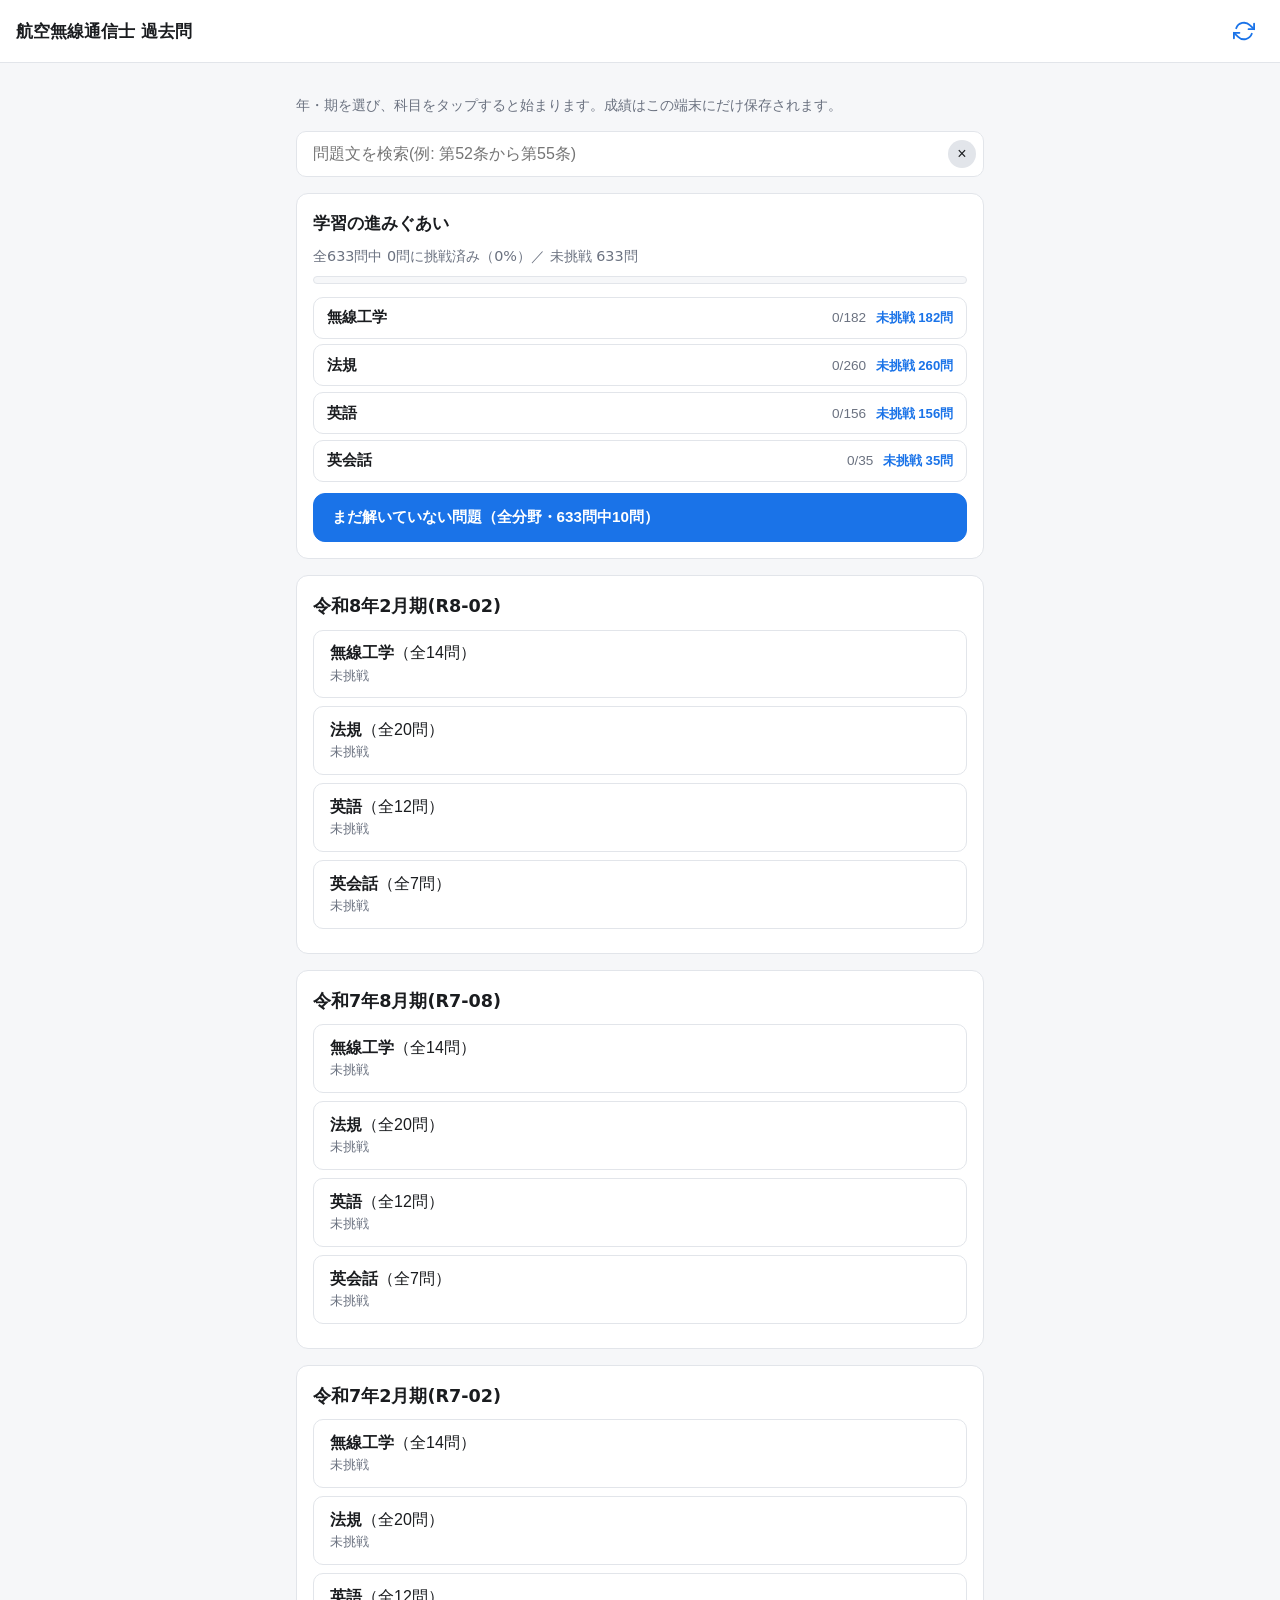
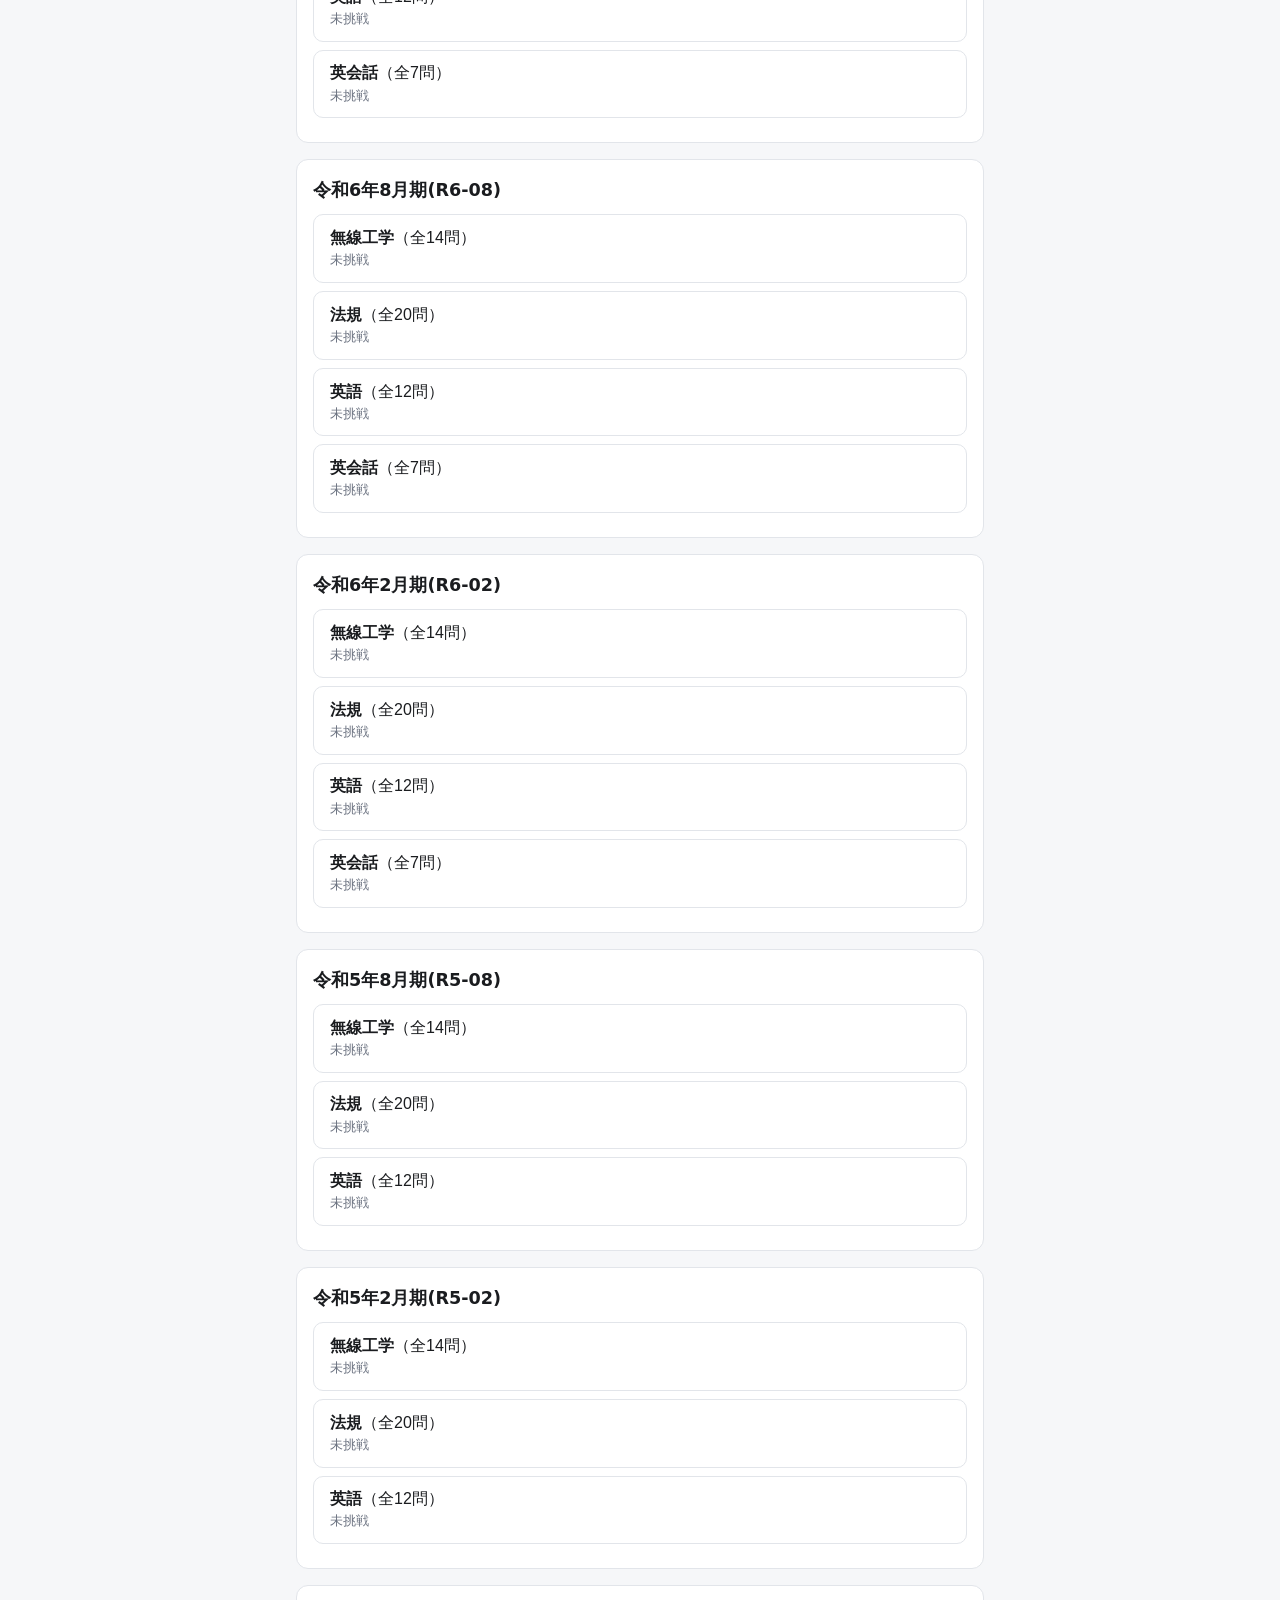
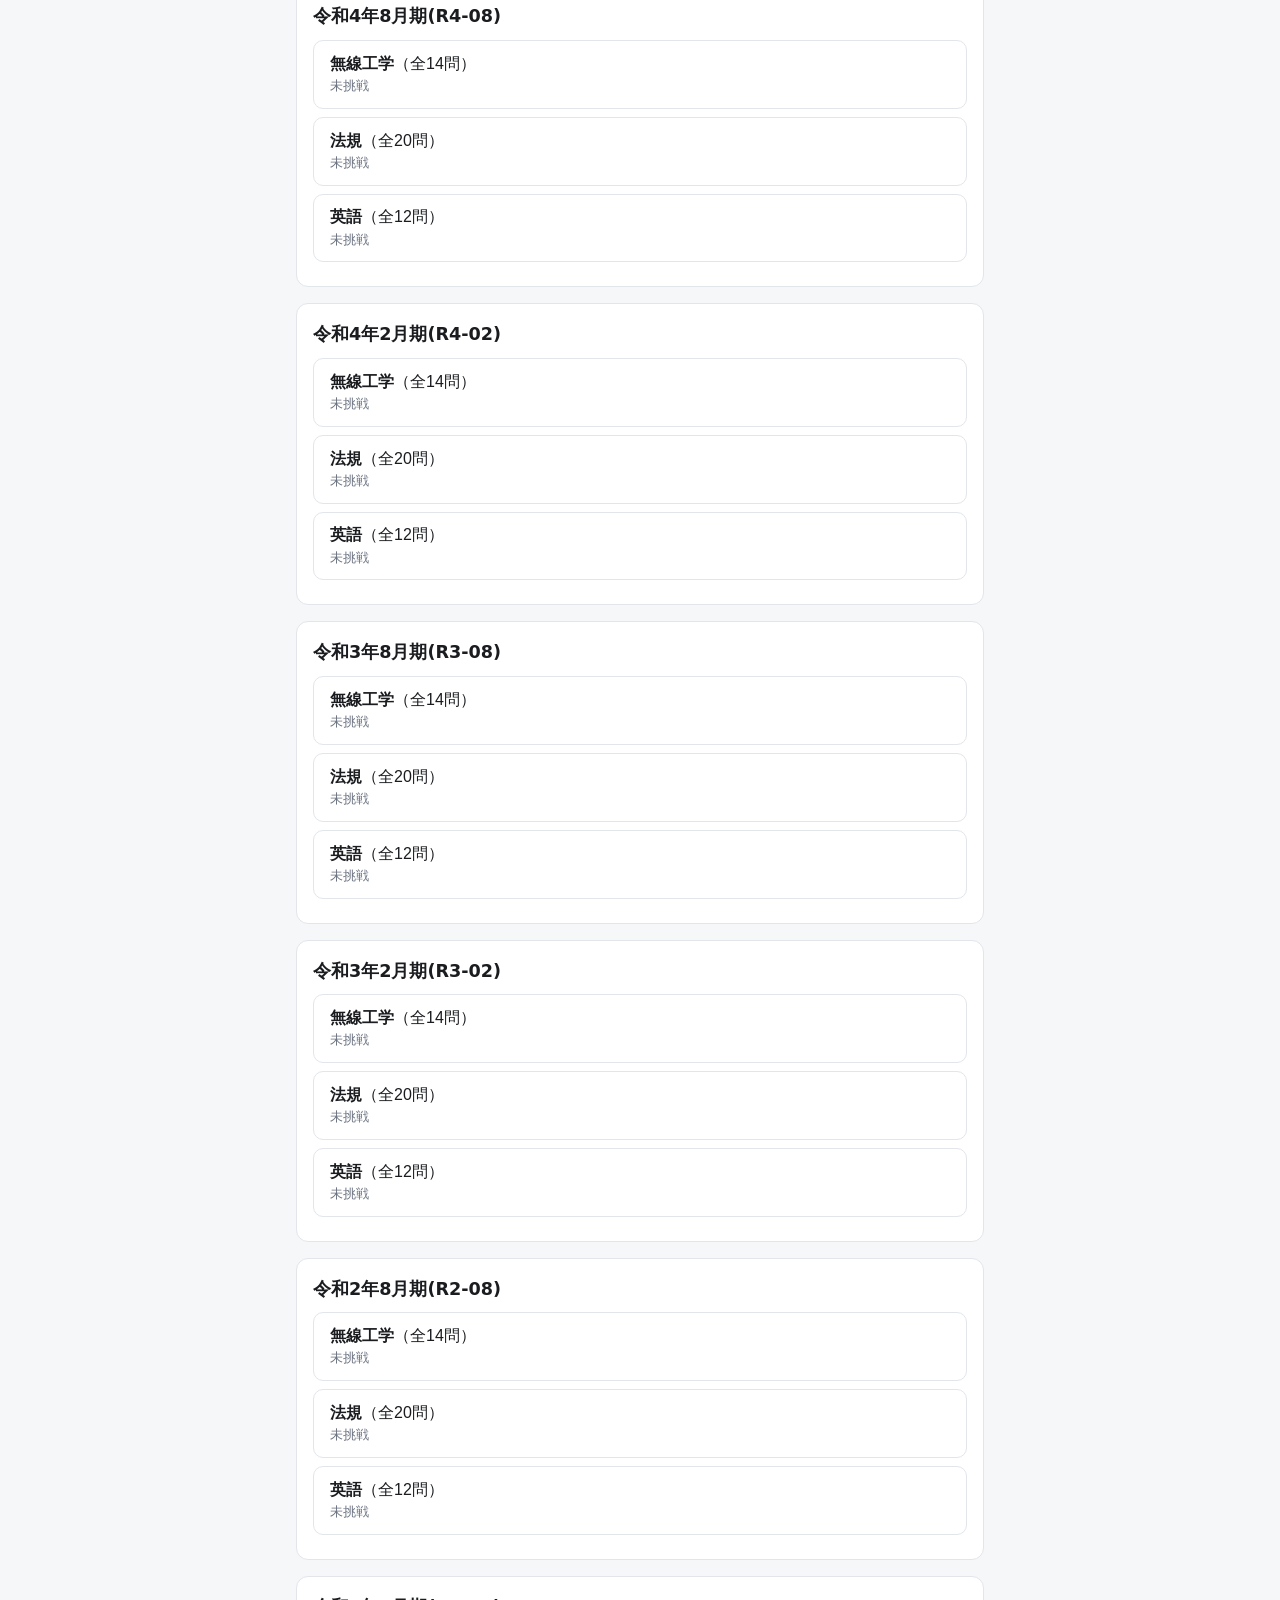
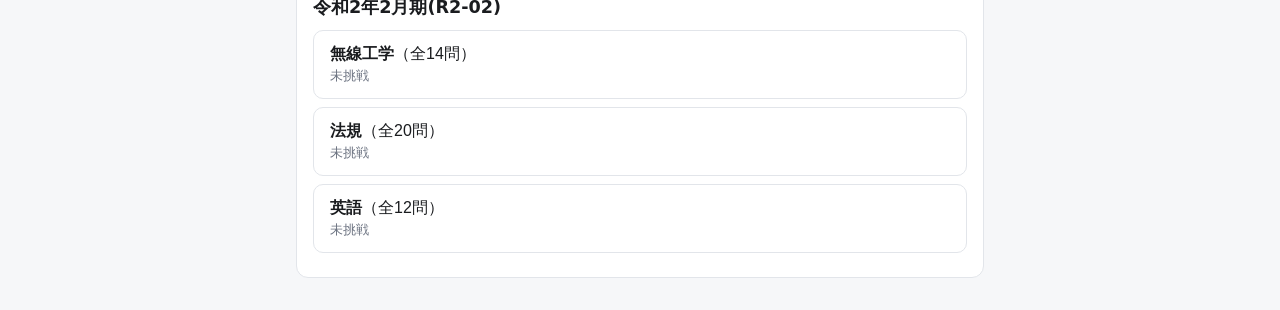
<file: index.html>
<!doctype html>
<html lang="ja">
<head>
  <meta charset="utf-8">
  <meta name="viewport" content="width=device-width, initial-scale=1, viewport-fit=cover">
  <title>航空無線通信士 過去問</title>
  <link rel="stylesheet" href="style.css">
</head>
<body>
  <header>
    <h1>航空無線通信士 過去問</h1>
    <button id="home-btn" class="link-btn" hidden>← 科目選択にもどる</button>
    <button id="sync-btn" class="icon-btn" title="端末間で同期" aria-label="端末間で同期">
      <svg viewBox="0 0 24 24" width="22" height="22" fill="none" stroke="currentColor"
           stroke-width="2" stroke-linecap="round" stroke-linejoin="round" aria-hidden="true">
        <polyline points="23 4 23 10 17 10"></polyline>
        <polyline points="1 20 1 14 7 14"></polyline>
        <path d="M3.51 9a9 9 0 0 1 14.85-3.36L23 10M1 14l4.64 4.36A9 9 0 0 0 20.49 15"></path>
      </svg>
    </button>
  </header>

  <!-- 選択画面 -->
  <section id="screen-select" class="screen">
    <p class="hint">年・期を選び、科目をタップすると始まります。成績はこの端末にだけ保存されます。</p>
    <div id="search-box">
      <input type="search" id="search-input" placeholder="問題文を検索(例: 第52条から第55条)" autocomplete="off">
      <button id="search-clear-btn" type="button" title="検索をクリア" aria-label="検索をクリア" hidden>×</button>
    </div>
    <div id="search-results" hidden></div>
    <div id="exam-list"></div>
  </section>

  <!-- よく間違える問題ランキング -->
  <section id="screen-ranking" class="screen" hidden>
    <h2 class="ranking-title">よく間違える問題</h2>
    <p class="hint">通算で間違えた回数が多い順です。タップすると正解まで表示します。</p>
    <div id="ranking-list"></div>
  </section>

  <!-- 端末間の同期 -->
  <section id="screen-sync" class="screen" hidden>
    <h2 class="ranking-title">端末間で同期</h2>
    <p class="hint">成績はサーバーに送りません。コードをコピーして、もう一方の端末に貼り付けます。取り込みは常に「合体」なので、既存の記録が消えることはありません。</p>

    <div class="sync-block">
      <h3>1. この端末のコードを渡す</h3>
      <div id="sync-export-info" class="sync-info"></div>
      <textarea id="sync-export" class="sync-text" readonly rows="4"></textarea>
      <button id="sync-copy-btn" class="primary sync-btn">コードをコピー</button>
      <div id="sync-copy-msg" class="sync-msg"></div>
    </div>

    <div class="sync-block">
      <h3>2. もう一方の端末のコードを取り込む</h3>
      <textarea id="sync-import" class="sync-text" rows="4" placeholder="ここにコードを貼り付け" autocomplete="off"></textarea>
      <button id="sync-import-btn" class="primary sync-btn">取り込む</button>
      <div id="sync-import-msg" class="sync-msg"></div>
    </div>
  </section>

  <!-- 出題画面 -->
  <section id="screen-quiz" class="screen" hidden>
    <div id="quiz-meta"></div>
    <div id="progress"></div>
    <article id="question"></article>
    <nav id="quiz-nav">
      <button id="prev-btn">← 前へ</button>
      <button id="next-btn">次へ →</button>
      <button id="grade-btn" class="primary" hidden>採点する</button>
    </nav>
  </section>

  <!-- 結果画面 -->
  <section id="screen-result" class="screen" hidden>
    <div id="result-summary"></div>
    <h2>誤答の見直し</h2>
    <div id="wrong-list"></div>
    <button id="result-home-btn" class="primary">科目選択にもどる</button>
  </section>

  <script type="module" src="app.js"></script>
</body>
</html>
</file>
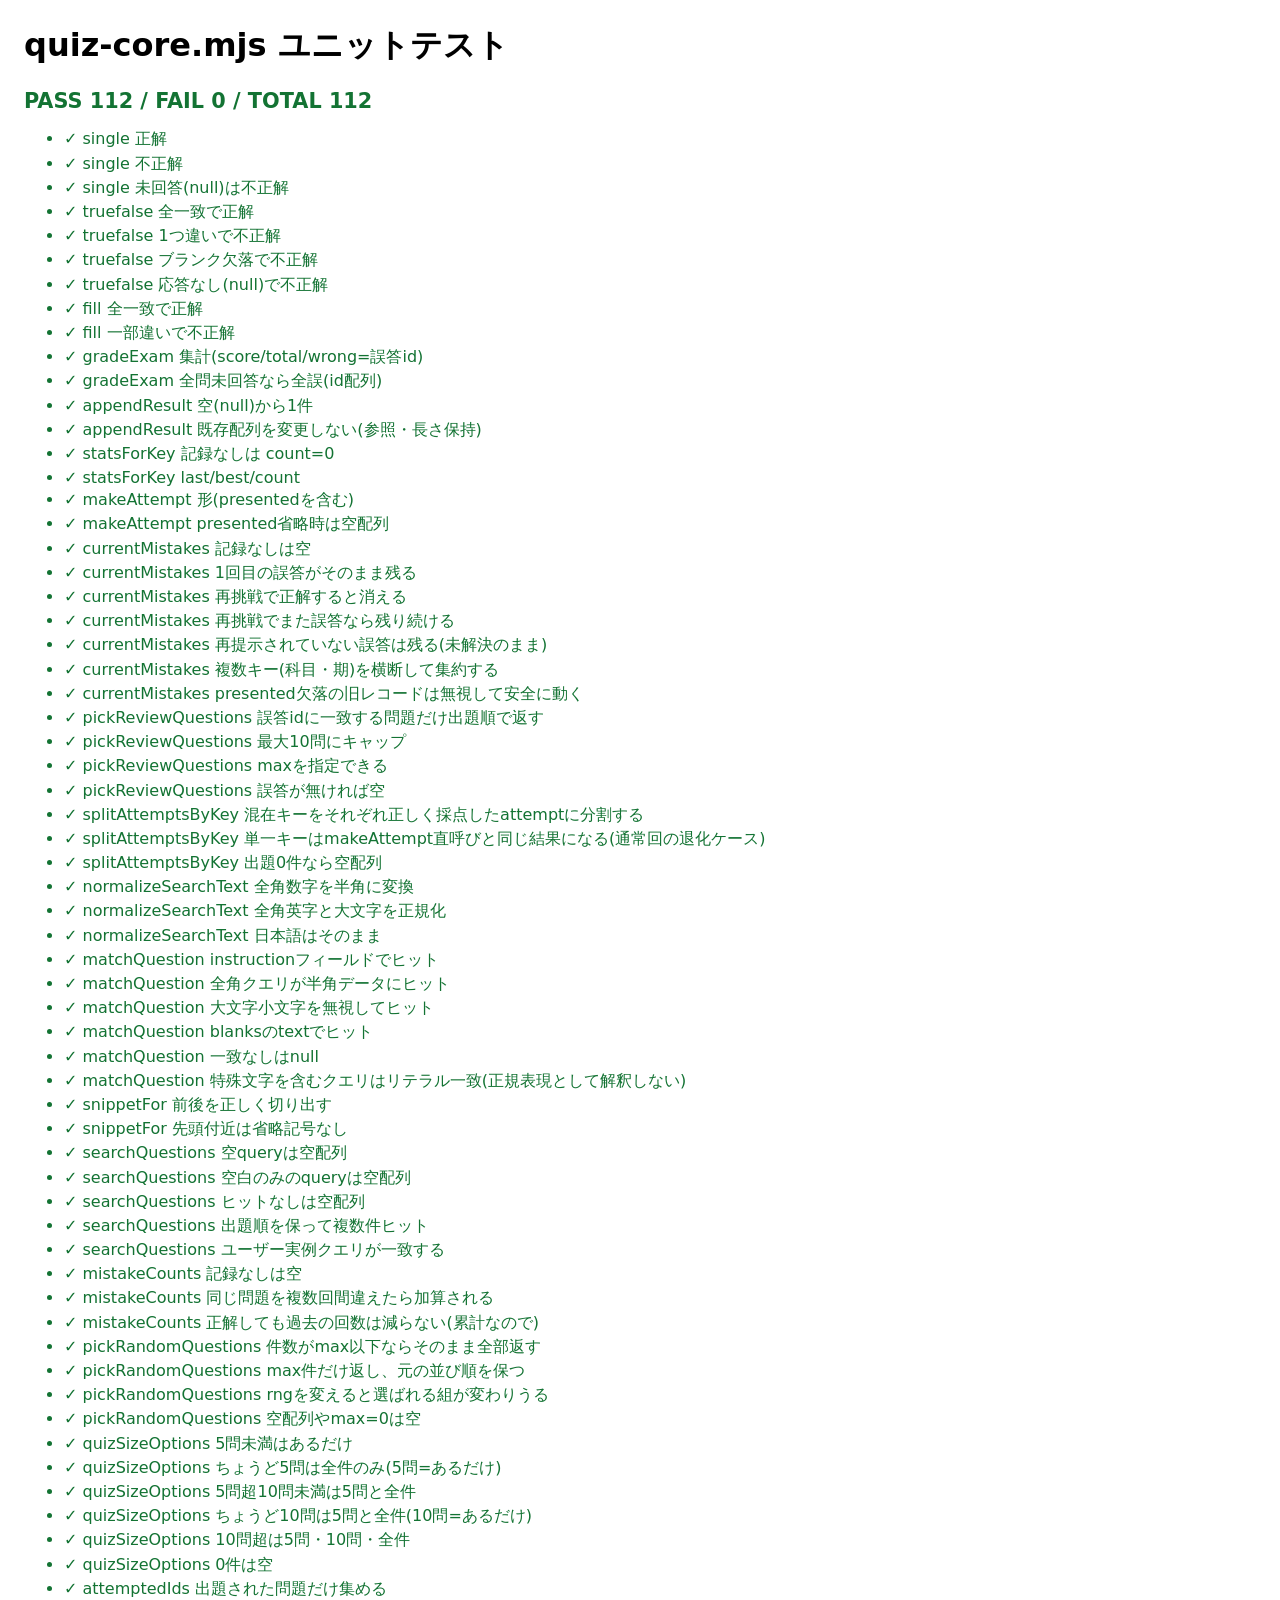
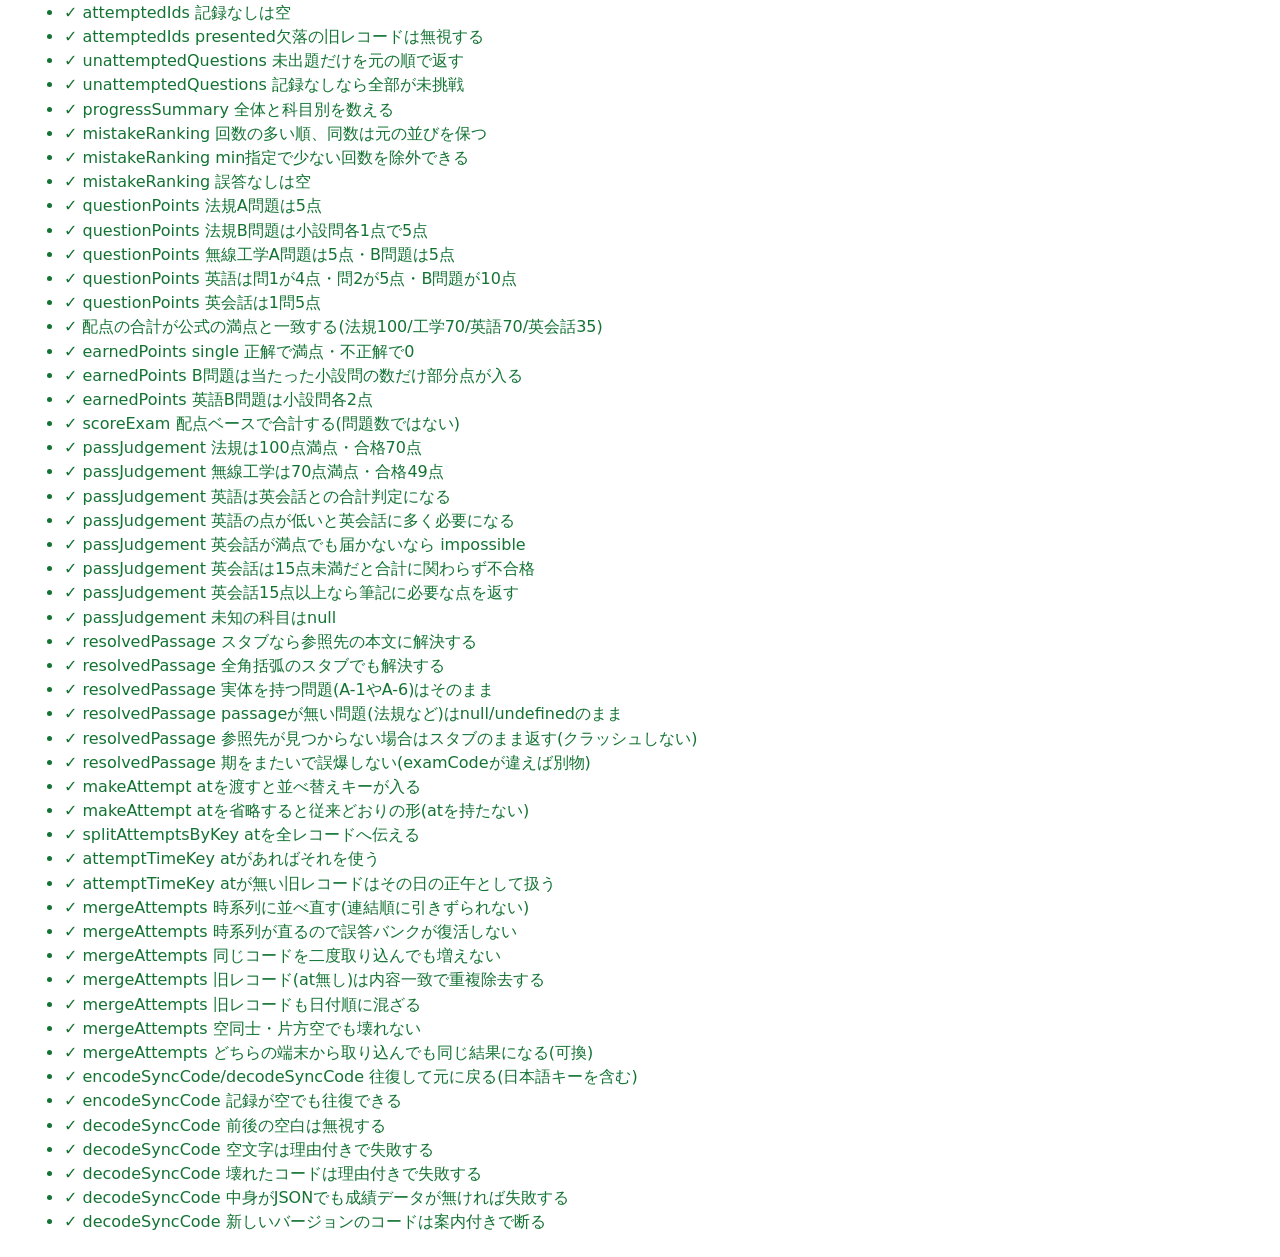
<file: tests/run-tests.html>
<!doctype html>
<html lang="ja">
<head>
  <meta charset="utf-8">
  <title>quiz-core tests</title>
  <style>
    body { font-family: system-ui, sans-serif; margin: 1.5rem; }
    .ok { color: #137333; } .ng { color: #c5221f; font-weight: 700; }
    #summary { font-size: 1.3rem; font-weight: 700; margin-bottom: 1rem; }
    li { margin: .2rem 0; }
  </style>
</head>
<body>
  <h1>quiz-core.mjs ユニットテスト</h1>
  <div id="summary">running…</div>
  <ul id="list"></ul>
  <script type="module">
    import { runTests } from './quiz-core.test.mjs';
    const results = runTests();
    const pass = results.filter(r => r.ok).length;
    const fail = results.length - pass;
    const summary = `PASS ${pass} / FAIL ${fail} / TOTAL ${results.length}`;
    document.getElementById('summary').textContent = summary;
    document.getElementById('summary').className = fail === 0 ? 'ok' : 'ng';
    const ul = document.getElementById('list');
    for (const r of results) {
      const li = document.createElement('li');
      li.className = r.ok ? 'ok' : 'ng';
      li.textContent = (r.ok ? '✓ ' : '✗ ') + r.name + (r.ok ? '' : ' — ' + r.msg);
      ul.appendChild(li);
    }
    // 機械判定用に window とタイトルへも出す
    window.__TEST_RESULT__ = { pass, fail, total: results.length, results };
    document.title = fail === 0 ? `PASS ${pass}/${results.length}` : `FAIL ${fail}/${results.length}`;
    console.log('[TESTS] ' + summary);
    results.filter(r => !r.ok).forEach(r => console.error('[FAIL] ' + r.name + ' — ' + r.msg));
  </script>
</body>
</html>
</file>
<file: style.css>
:root {
  --bg: #f6f7f9; --card: #ffffff; --ink: #1a1c1f; --muted: #6b7280;
  --line: #e2e5ea; --accent: #1a73e8; --ok: #137333; --ng: #c5221f;
  --pick: #e8f0fe;
}
@media (prefers-color-scheme: dark) {
  :root {
    --bg: #14161a; --card: #1e2127; --ink: #e8eaed; --muted: #9aa0a6;
    --line: #2c2f36; --accent: #8ab4f8; --ok: #81c995; --ng: #f28b82;
    --pick: #223049;
  }
}
* { box-sizing: border-box; }
body {
  margin: 0; background: var(--bg); color: var(--ink);
  font-family: system-ui, "Hiragino Sans", "Noto Sans JP", sans-serif;
  line-height: 1.6; -webkit-text-size-adjust: 100%;
}
header {
  position: sticky; top: 0; background: var(--card); border-bottom: 1px solid var(--line);
  padding: .7rem 1rem; display: flex; align-items: center; gap: 1rem;
}
header h1 { font-size: 1.05rem; margin: 0; }
.link-btn { background: none; border: none; color: var(--accent); cursor: pointer; font-size: .9rem; }
/* 同期アイコン(ヘッダー右端) */
.icon-btn {
  margin-left: auto; display: inline-flex; align-items: center; justify-content: center;
  width: 40px; height: 40px; padding: 0; flex: none;
  background: none; border: none; border-radius: 10px;
  color: var(--accent); cursor: pointer;
}
.icon-btn:hover { background: var(--pick); }
.icon-btn:active { transform: scale(.92); }
.screen { max-width: 720px; margin: 0 auto; padding: 1rem; }
.hint { color: var(--muted); font-size: .9rem; }

/* 選択画面 */
.exam-card { background: var(--card); border: 1px solid var(--line); border-radius: 12px; padding: 1rem; margin-bottom: 1rem; }
.exam-card h2 { margin: 0 0 .6rem; font-size: 1.1rem; }
.subject-btn {
  display: block; width: 100%; text-align: left; background: var(--card);
  border: 1px solid var(--line); border-radius: 10px; padding: .8rem 1rem; margin: .5rem 0;
  color: var(--ink); cursor: pointer; font-size: 1rem;
}
.subject-btn:hover { border-color: var(--accent); }
.subject-btn .name { font-weight: 700; }
.subject-btn .stats { display: block; color: var(--muted); font-size: .8rem; margin-top: .2rem; }
.mistake-review-btn {
  display: block; width: 100%; text-align: left; margin: 0 0 .6rem; padding: .8rem 1.1rem;
  background: transparent; border: 1.5px dashed #d9730d; border-radius: 12px;
  color: #d9730d; font-size: .95rem; font-weight: 700; cursor: pointer;
}
.mistake-review-btn:hover { background: rgba(217, 115, 13, 0.08); }
/* 科目別の誤答バンク: 横1列に等分割 */
.mistake-subject-row { display: flex; gap: .4rem; margin: 0 0 .6rem; }
.mistake-subject-btn {
  flex: 1 1 0; min-width: 0; display: flex; flex-direction: column; align-items: center; gap: .1rem;
  padding: .5rem .2rem; background: transparent; border: 1.5px dashed #d9730d; border-radius: 10px;
  color: #d9730d; cursor: pointer;
}
.mistake-subject-btn:hover { background: rgba(217, 115, 13, 0.08); }
.mistake-subject-btn .ms-name { font-size: .78rem; font-weight: 700; white-space: nowrap; }
.mistake-subject-btn .ms-count { font-size: .72rem; opacity: .85; }
@media (prefers-color-scheme: dark) {
  .mistake-review-btn { color: #e8894a; border-color: #e8894a; }
  .mistake-review-btn:hover { background: rgba(232, 137, 74, 0.12); }
  .mistake-subject-btn { color: #e8894a; border-color: #e8894a; }
  .mistake-subject-btn:hover { background: rgba(232, 137, 74, 0.12); }
}

/* 学習の進みぐあい */
.progress-card { background: var(--card); border: 1px solid var(--line); border-radius: 12px; padding: 1rem; margin-bottom: 1rem; }
.progress-card h2 { margin: 0 0 .5rem; font-size: 1.05rem; }
.progress-line { font-size: .9rem; color: var(--muted); }
.progress-bar { height: 8px; background: var(--bg); border: 1px solid var(--line); border-radius: 999px; overflow: hidden; margin: .5rem 0 .8rem; }
.progress-bar span { display: block; height: 100%; background: var(--accent); }
.progress-row {
  display: flex; align-items: baseline; gap: .6rem; width: 100%; text-align: left;
  background: var(--card); border: 1px solid var(--line); border-radius: 10px;
  padding: .6rem .8rem; margin: .35rem 0; color: var(--ink); cursor: pointer; font-size: .95rem;
}
.progress-row:hover:not(:disabled) { border-color: var(--accent); }
.progress-row:disabled { opacity: .5; cursor: default; }
.progress-row .ps-name { font-weight: 700; flex: 1; }
.progress-row .ps-count { color: var(--muted); font-size: .85rem; }
.progress-row .ps-rest { color: var(--accent); font-size: .82rem; font-weight: 700; }
.progress-row:disabled .ps-rest { color: var(--ok); }
.fresh-quiz-btn {
  display: block; width: 100%; text-align: left; margin: .7rem 0 0; padding: .8rem 1.1rem;
  background: var(--accent); border: 1.5px solid var(--accent); border-radius: 12px;
  color: #fff; font-size: .95rem; font-weight: 700; cursor: pointer;
}
.ranking-entry-btn {
  display: block; width: 100%; text-align: left; margin: 0 0 .6rem; padding: .8rem 1.1rem;
  background: transparent; border: 1.5px dashed var(--muted); border-radius: 12px;
  color: var(--ink); font-size: .95rem; font-weight: 700; cursor: pointer;
}
.ranking-entry-btn:hover { border-color: var(--accent); color: var(--accent); }
.ranking-title { margin: 0 0 .3rem; font-size: 1.1rem; }

/* 端末間の同期 */
.sync-block { background: var(--card); border: 1px solid var(--line); border-radius: 12px; padding: 1rem; margin-bottom: 1rem; }
.sync-block h3 { margin: 0 0 .5rem; font-size: 1rem; }
.sync-info { color: var(--muted); font-size: .82rem; margin-bottom: .4rem; }
.sync-text {
  width: 100%; padding: .7rem; border-radius: 10px; border: 1px solid var(--line);
  background: var(--bg); color: var(--ink); font-size: .8rem; font-family: ui-monospace, monospace;
  word-break: break-all; resize: vertical;
}
.sync-btn { width: 100%; padding: .8rem; border-radius: 10px; margin-top: .6rem; cursor: pointer; font-size: 1rem; }
.sync-msg { font-size: .85rem; margin-top: .5rem; min-height: 1.2em; color: var(--muted); }
.sync-msg.ok { color: var(--ok); font-weight: 700; }
.sync-msg.ng { color: var(--ng); font-weight: 700; }

/* 合格判定 */
.pass-line { margin-top: .7rem; padding: .6rem .8rem; border-radius: 10px; background: var(--bg); border: 1px solid var(--line); font-size: .85rem; line-height: 1.7; }
.pass-line b { font-size: 1.1rem; }
.pass-line.ok { border-color: var(--ok); color: var(--ok); }
.pass-line.ng { border-color: var(--ng); color: var(--ng); }

/* 検索 */
#search-box { position: relative; margin-bottom: 1rem; }
#search-input {
  width: 100%; padding: .8rem 2.6rem .8rem 1rem; border-radius: 10px; border: 1px solid var(--line);
  background: var(--card); color: var(--ink); font-size: 1rem;
}
#search-input:focus { outline: none; border-color: var(--accent); }
/* 端末ごとに見た目が違う標準の×は隠し、自前のボタンに統一する */
#search-input::-webkit-search-cancel-button { -webkit-appearance: none; appearance: none; }
#search-clear-btn {
  position: absolute; top: 50%; right: .5rem; transform: translateY(-50%);
  display: flex; align-items: center; justify-content: center;
  width: 28px; height: 28px; padding: 0; line-height: 1;
  background: var(--line); border: none; border-radius: 999px;
  color: var(--ink); font-size: 1rem; cursor: pointer;
}
#search-clear-btn:hover { background: var(--accent); color: #fff; }
#search-results { margin-bottom: 1rem; }
.search-result-count { color: var(--muted); font-size: .85rem; margin-bottom: .6rem; }
.search-quiz-bar { display: flex; flex-wrap: wrap; gap: .5rem; margin-bottom: .8rem; }
.search-quiz-btn {
  flex: 1 1 auto; padding: .7rem 1rem; border-radius: 10px;
  border: 1.5px solid var(--accent); background: transparent; color: var(--accent);
  font-size: .9rem; font-weight: 700; cursor: pointer; white-space: nowrap;
}
.search-quiz-btn:hover { background: var(--pick); }
.search-no-results { color: var(--muted); text-align: center; padding: 1.5rem; }
.search-result { background: var(--card); border: 1px solid var(--line); border-radius: 10px; padding: .8rem 1rem; margin: .6rem 0; }
.search-result-summary { cursor: pointer; }
.search-result-summary:hover .snippet { color: var(--accent); }
.search-result .snippet { margin-top: .4rem; font-size: .9rem; white-space: pre-wrap; }
.search-result mark { background: var(--pick); color: var(--ink); border-radius: 3px; padding: 0 .1rem; }
.search-result-detail { margin-top: .8rem; padding-top: .8rem; border-top: 1px solid var(--line); }
.search-result-detail .correct { color: var(--ok); }
.search-result-detail .explanation { font-size: .9rem; color: var(--muted); margin-top: .5rem; }

/* 出題画面 */
#quiz-meta { color: var(--muted); font-size: .85rem; }
#progress { font-size: .85rem; color: var(--muted); margin: .3rem 0 .8rem; }
#question { background: var(--card); border: 1px solid var(--line); border-radius: 12px; padding: 1rem; }
.q-no { font-weight: 700; color: var(--accent); }
.prev-wrong-badge { display: inline-block; margin-left: .6rem; padding: .1rem .5rem; font-size: .72rem; font-weight: 700; color: #fff; background: #d9730d; border-radius: 999px; vertical-align: middle; }
@media (prefers-color-scheme: dark) { .prev-wrong-badge { background: #e8894a; color: #1a1c1f; } }
.past-wrong-badge { display: inline-block; margin-left: .6rem; padding: .05rem .5rem; font-size: .72rem; font-weight: 600; color: #d9730d; background: var(--bg); border: 1px solid #d9730d; border-radius: 999px; vertical-align: middle; }
@media (prefers-color-scheme: dark) { .past-wrong-badge { color: #e8894a; border-color: #e8894a; } }
.source-tag { display: inline-block; margin-left: .6rem; padding: .05rem .5rem; font-size: .72rem; font-weight: 600; color: var(--muted); background: var(--bg); border: 1px solid var(--line); border-radius: 999px; vertical-align: middle; }
.q-instruction { font-size: .9rem; color: var(--muted); margin: .3rem 0; }
.q-passage { white-space: pre-wrap; background: var(--bg); border: 1px solid var(--line); border-radius: 8px; padding: .8rem; margin: .5rem 0 .8rem; max-height: 46vh; overflow-y: auto; font-size: .95rem; }
.q-text { margin: .5rem 0 1rem; white-space: pre-wrap; }
.q-figure { max-width: 100%; border: 1px solid var(--line); border-radius: 8px; margin-bottom: 1rem; }
.figure-missing { padding: 1.5rem; text-align: center; color: var(--muted); background: var(--bg); border: 1px dashed var(--line); border-radius: 8px; margin-bottom: 1rem; }
.choice { display: flex; gap: .6rem; align-items: flex-start; border: 1px solid var(--line); border-radius: 10px; padding: .7rem .8rem; margin: .5rem 0; cursor: pointer; }
.choice:hover { border-color: var(--accent); }
.choice.picked { background: var(--pick); border-color: var(--accent); }
.choice input { margin-top: .35rem; }
.fill-text { line-height: 2.4; }
select.blank-inline { display: inline-block; margin: 0 .15rem; padding: .1rem .35rem; border-radius: 6px; border: 1.5px solid var(--accent); background: var(--pick); color: var(--ink); font-size: .95rem; max-width: 100%; vertical-align: baseline; }
.option-pool { margin-top: 1rem; padding: .8rem; background: var(--bg); border: 1px solid var(--line); border-radius: 8px; font-size: .9rem; }
.pool-head { font-weight: 700; color: var(--muted); margin-bottom: .4rem; }
.pool-item { display: inline-block; margin: .2rem 1rem .2rem 0; }
.pool-item b { color: var(--accent); margin-right: .25rem; }
.blank-group { border-top: 1px solid var(--line); padding-top: .7rem; margin-top: .7rem; }
.blank-label { font-weight: 700; }
.blank-text { font-size: .95rem; margin: .2rem 0 .4rem; }
.blank-group select { width: 100%; padding: .5rem; border-radius: 8px; border: 1px solid var(--line); background: var(--card); color: var(--ink); font-size: 1rem; }
.tf-row { display: inline-flex; gap: 1rem; margin-right: 1rem; }

#quiz-nav { display: flex; gap: .6rem; margin-top: 1rem; }
#quiz-nav button { flex: 1; padding: .8rem; border-radius: 10px; border: 1px solid var(--line); background: var(--card); color: var(--ink); font-size: 1rem; cursor: pointer; }
button.primary { background: var(--accent); color: #fff; border-color: var(--accent); font-weight: 700; }
button:disabled { opacity: .4; cursor: default; }

/* 結果画面 */
#result-summary { background: var(--card); border: 1px solid var(--line); border-radius: 12px; padding: 1.2rem; text-align: center; }
.score-big { font-size: 2.2rem; font-weight: 800; }
.rate { font-size: 1.1rem; color: var(--muted); }
.bank-status { margin-top: .6rem; font-size: .85rem; color: #d9730d; font-weight: 700; }
.bank-status.resolved { color: var(--ok); }
@media (prefers-color-scheme: dark) { .bank-status { color: #e8894a; } }
.wrong-item { background: var(--card); border: 1px solid var(--line); border-left: 4px solid var(--ng); border-radius: 10px; padding: .9rem; margin: .7rem 0; }
.wrong-item .yours { color: var(--ng); }
.wrong-item .correct { color: var(--ok); }
.wrong-item .explanation { font-size: .9rem; color: var(--muted); margin-top: .5rem; }
.all-correct { color: var(--ok); font-weight: 700; }
#result-home-btn { width: 100%; padding: .9rem; border-radius: 10px; margin-top: 1rem; cursor: pointer; }
</file>
